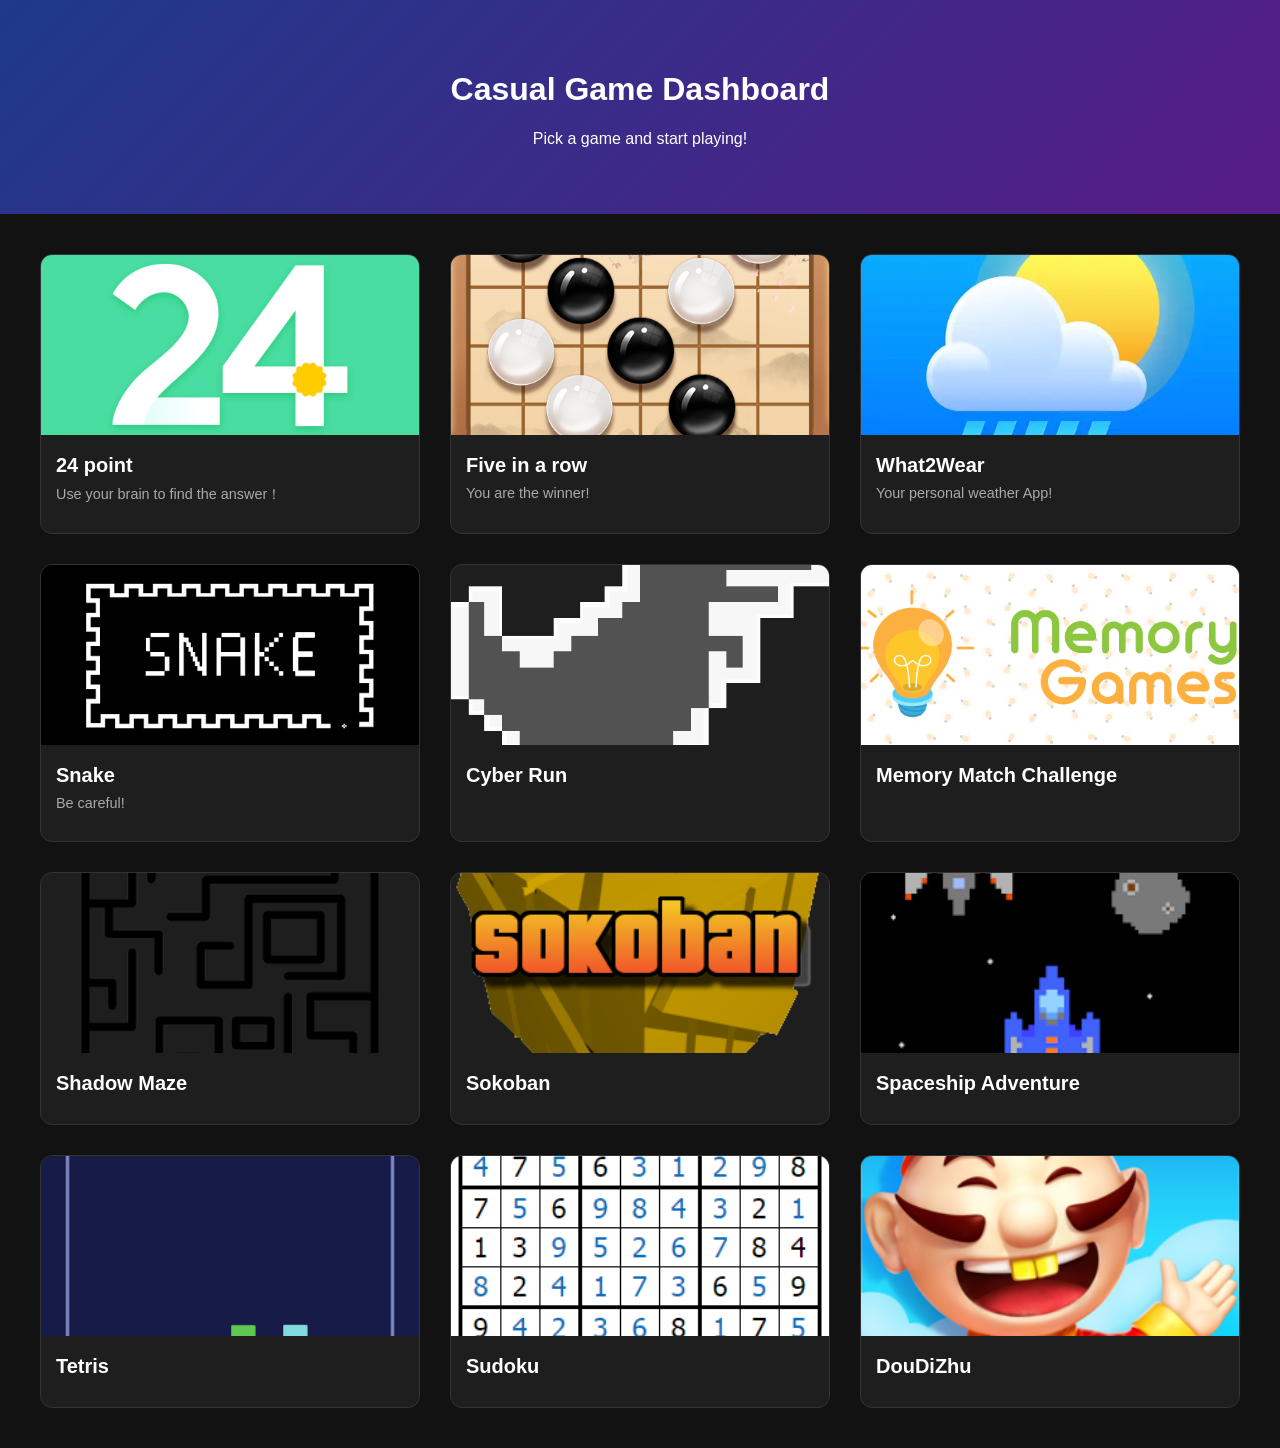
<file: index.html>
<!DOCTYPE html>
<html lang="en">
<head>
    <meta charset="UTF-8">
    <meta name="viewport" content="width=device-width, initial-scale=1.0">
    <title>My Game Hub</title>
    <link rel="stylesheet" href="style.css">
</head>
<body>

    <header>
        <h1>Casual Game Dashboard</h1>
        <p>Pick a game and start playing!</p>
    </header>

    <main class="game-grid" id="game-container"></main>

    <div id="game-overlay">
        <div class="overlay-bar">
            <span id="game-title-display">Loading...</span>
            <button class="exit-button" onclick="closeGame()">Go back to menu (Esc)</button>
        </div>
        <iframe id="game-iframe" src=""></iframe>
    </div>

    <script>
        const games = [
            { 
                title: "24 point", 
                path: "24-point-game/index.html", 
                img: "images/24pint.jpg", 
                desc: "Use your brain to find the answer！" 
            },
            { 
                title: "Five in a row", 
                path: "Five-in-a-Row/index.html", 
                img: "images/five.jpg", 
                desc: "You are the winner!" 
            },
            { 
                title: "What2Wear", 
                path: "What2Wear/index.html", 
                img: "images/What2Wear.jpg", 
                desc: "Your personal weather App!" 
            },
            { 
                title: "Snake", 
                path: "snake/index.html", 
                img: "images/snake.jpg", 
                desc: "Be careful!" 
            },
            { 
                title: "Cyber Run", 
                path: "Cyber-Run/index.html", 
                img: "images/Cyber-Run.jpg", 
                desc: " " 
            },
            { 
                title: "Memory Match Challenge", 
                path: "Memory-Match-Challenge/index.html", 
                img: "images/Memory-Match-Challenge.jpg", 
                desc: " " 
            },
            { 
                title: "Shadow Maze", 
                path: "Shadow-Maze/index.html", 
                img: "images/Shadow-Maze.jpg", 
                desc: " " 
            },
            { 
                title: "Sokoban", 
                path: "Sokoban/index.html", 
                img: "images/Sokoban.jpg", 
                desc: " " 
            },
            { 
                title: "Spaceship Adventure", 
                path: "Spaceship-adventure/index.html", 
                img: "images/Spaceship-adventure.jpg", 
                desc: " " 
            },
            { 
                title: "Tetris", 
                path: "Tetris/index.html", 
                img: "images/Tetris.jpg", 
                desc: " " 
            },
            { 
                title: "Sudoku", 
                path: "Sudoku-game/index.html", 
                img: "images/Sudoku-game.jpg", 
                desc: " " 
            },
            { 
                title: "DouDiZhu", 
                path: "DouDiZhu/index.html", 
                img: "images/DouDiZhu.jpg", 
                desc: " " 
            },
            
        ];

        /* ---------------------------------------------------------
           2. 自动生成卡片的逻辑 (THE LOGIC)
           --------------------------------------------------------- */
        const container = document.getElementById('game-container');

        // 遍历数组，为每个游戏生成 HTML
        games.forEach(game => {
            const card = document.createElement('div');
            card.className = 'game-card';
            
            // 点击卡片调用 openGame 函数
            card.onclick = () => openGame(game.path, game.title);

            card.innerHTML = `
                <img src="${game.img}" alt="${game.title}">
                <div class="game-info">
                    <h3>${game.title}</h3>
                    <p>${game.desc}</p>
                </div>
            `;
            container.appendChild(card);
        });

        /* ---------------------------------------------------------
           3. 游戏运行控制 (THE CONTROLS)
           --------------------------------------------------------- */
        const overlay = document.getElementById('game-overlay');
        const iframe = document.getElementById('game-iframe');
        const titleDisplay = document.getElementById('game-title-display');

        function openGame(url, title) {
            titleDisplay.innerText = title;
            iframe.src = url;
            overlay.style.display = 'flex';
            document.body.style.overflow = 'hidden';
        }

        function closeGame() {
            overlay.style.display = 'none';
            iframe.src = '';
            document.body.style.overflow = 'auto';
        }

        document.addEventListener('keydown', (e) => {
            if (e.key === 'Escape') closeGame();
        });
    </script>
</body>
</html>
</file>
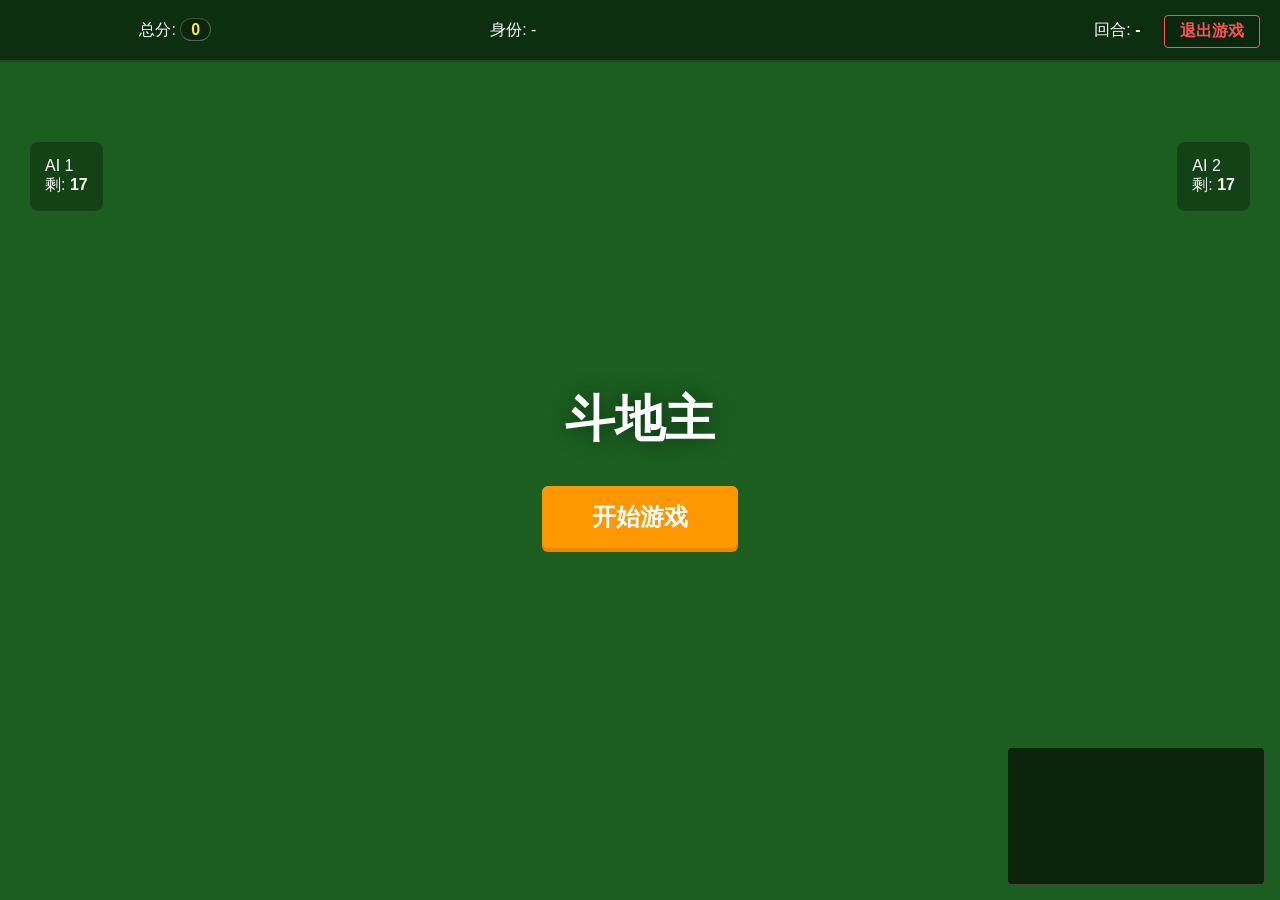
<file: DouDiZhu/index.html>
<!DOCTYPE html>
<html lang="zh-CN">
<head>
    <meta charset="UTF-8">
    <title>单机斗地主 - 随机分牌版</title>
    <style>
        :root { --card-bg: #fff; --card-selected: #e0f7fa; --table-color: #1b5e20; }
        body { background: #222; font-family: "Microsoft YaHei", sans-serif; margin: 0; overflow: hidden; color: white; }
        #game-table { width: 100vw; height: 100vh; background: var(--table-color); position: relative; display: flex; flex-direction: column; }
        
        .info-bar { height: 60px; background: rgba(0,0,0,0.5); display: flex; justify-content: space-around; align-items: center; border-bottom: 2px solid rgba(255,255,255,0.1); z-index: 10; }
        .dipai { display: flex; gap: 8px; }
        .mini-card { width: 35px; height: 50px; background: white; color: black; border-radius: 4px; text-align: center; line-height: 50px; font-weight: bold; font-size: 14px; }
        .exit-link { position: absolute; top: 15px; right: 20px; color: #ff5252; text-decoration: none; font-weight: bold; cursor: pointer; z-index: 1000; font-size: 16px; border: 1px solid #ff5252; padding: 5px 15px; border-radius: 4px; background: rgba(0,0,0,0.2); }
        .exit-link:hover { background: #ff5252; color: white; }
        
        .play-area { flex: 1; position: relative; }
        .player-hand { position: absolute; bottom: 30px; left: 50%; transform: translateX(-50%); display: flex; height: 120px; align-items: flex-end; z-index: 50; }
        
        .ai-side { position: absolute; top: 80px; padding: 15px; background: rgba(0,0,0,0.3); border-radius: 8px; z-index: 5; }
        #ai1 { left: 30px; } #ai2 { right: 30px; }
        .role-tag { font-size: 12px; padding: 2px 6px; border-radius: 3px; margin-left: 5px; font-weight: bold; }
        .tag-dizhu { background: #f44336; color: #fff; }
        .tag-nongmin { background: #2196f3; color: #fff; }
        
        .timer-container { position: absolute; bottom: 160px; left: 50%; transform: translateX(-50%); width: 200px; text-align: center; display: none; }
        #timer-text { font-size: 22px; font-weight: bold; color: #ffeb3b; text-shadow: 1px 1px 2px #000; }
        .timer-progress { width: 100%; height: 6px; background: #444; border-radius: 3px; overflow: hidden; margin-top: 5px; }
        #timer-bar { height: 100%; width: 100%; background: #ffeb3b; transition: width 1s linear; }
        
        .card { 
            width: 80px; height: 120px; background: var(--card-bg); border: 1px solid #666; 
            border-radius: 8px; color: black; display: flex; flex-direction: column; 
            justify-content: space-between; padding: 8px; cursor: pointer; user-select: none; 
            transition: transform 0.2s cubic-bezier(0.18, 0.89, 0.32, 1.28), box-shadow 0.2s; 
            box-shadow: 2px 2px 8px rgba(0,0,0,0.4); margin-left: -48px; 
            position: relative;
        }
        .card:first-child { margin-left: 0; }
        .card.selected { transform: translateY(-30px); background: var(--card-selected); z-index: 100; box-shadow: 0 10px 20px rgba(0,0,0,0.6); }
        .card.red { color: #d32f2f; }
        
        @keyframes playCardAnim {
            0% { transform: scale(1.2) translateY(50px); opacity: 0; }
            100% { transform: scale(1) translateY(0); opacity: 1; }
        }
        .desk { position: absolute; top: 45%; left: 50%; transform: translate(-50%, -50%); display: flex; gap: 5px; min-height: 120px; }
        .desk .card { margin-left: 0; animation: playCardAnim 0.3s ease-out forwards; pointer-events: none; }

        .controls { position: absolute; bottom: 210px; left: 50%; transform: translateX(-50%); display: flex; gap: 15px; z-index: 60; }
        button { padding: 12px 35px; font-size: 18px; cursor: pointer; border: none; border-radius: 6px; background: #ff9800; color: white; font-weight: bold; box-shadow: 0 4px 0 #e68a00; }
        button:active { transform: translateY(2px); box-shadow: 0 2px 0 #e68a00; }
        button:disabled { background: #9e9e9e; box-shadow: 0 4px 0 #757575; cursor: not-allowed; }

        #log { 
            position: absolute; bottom: 15px; right: 15px; width: 240px; height: 120px; 
            background: rgba(0,0,0,0.6); font-size: 12px; overflow-y: auto; padding: 8px; 
            border-radius: 5px; border: 1px solid #444; 
            pointer-events: none; 
            z-index: 20; 
        }
        #log div { pointer-events: auto; }

        .score-box { color: #ffeb3b; font-weight: bold; border: 1px inset rgba(255,255,255,0.3); padding: 2px 10px; border-radius: 15px; background: rgba(0,0,0,0.2); }
    </style>
</head>
<body>
<div id="game-table">
    <div class="exit-link" onclick="game.exitGame()">退出游戏</div>
    <div class="info-bar">
        <div>总分: <span id="total-score" class="score-box">0</span></div>
        <div>身份: <span id="my-role">-</span></div>
        <div class="dipai" id="dipai-area"></div>
        <div>回合: <b id="current-turn">-</b></div>
    </div>
    <div class="play-area">
        <div id="ai1" class="ai-side">AI 1 <span id="tag1"></span><br>剩: <b id="count1">17</b></div>
        <div id="ai2" class="ai-side">AI 2 <span id="tag2"></span><br>剩: <b id="count2">17</b></div>
        <div class="desk" id="desk-cards"></div>
        <div class="timer-container" id="timer-ui">
            <div id="timer-text">15s</div>
            <div class="timer-progress"><div id="timer-bar"></div></div>
        </div>
        <div class="controls" id="btn-group" style="display:none">
            <button onclick="game.playCards()">出牌</button>
            <button id="pass-btn" onclick="game.passTurn()">不出</button>
        </div>
        <div class="player-hand" id="player-cards"></div>
    </div>
    <div id="log"></div>
    <div style="position:absolute; top:50%; left:50%; transform:translate(-50%,-50%); text-align:center" id="start-screen">
        <h1 style="font-size:50px; text-shadow:0 0 20px rgba(0,0,0,0.5)">斗地主</h1>
        <button onclick="game.init()" style="font-size:24px; padding:15px 50px">开始游戏</button>
    </div>
</div>

<script>
const VALUES={'3':3,'4':4,'5':5,'6':6,'7':7,'8':8,'9':9,'10':10,'J':11,'Q':12,'K':13,'A':14,'2':15,'小王':16,'大王':17};

const sound = {
    ctx: new (window.AudioContext || window.webkitAudioContext)(),
    play(freq, type, duration) {
        const osc = this.ctx.createOscillator();
        const gain = this.ctx.createGain();
        osc.type = type;
        osc.frequency.setValueAtTime(freq, this.ctx.currentTime);
        gain.gain.setValueAtTime(0.1, this.ctx.currentTime);
        gain.gain.exponentialRampToValueAtTime(0.01, this.ctx.currentTime + duration);
        osc.connect(gain);
        gain.connect(this.ctx.destination);
        osc.start();
        osc.stop(this.ctx.currentTime + duration);
    },
    click() { this.play(600, 'sine', 0.1); },
    playCard() { this.play(400, 'square', 0.15); },
    newTurn() { this.play(800, 'sine', 0.2); }
};

class Game{
    constructor(){
        this.score = parseInt(localStorage.getItem('ddz_score')) || 0;
        this.resetState();
        document.getElementById('total-score').innerText = this.score;
    }
    resetState(){
        this.players=[[],[],[]]; this.landlordIdx=-1; this.turn=0; this.lastMove={playerIdx:-1,cards:[],analysis:null};
        this.selectedIndices=new Set(); this.timer=null; this.timeLeft=15;
    }
    log(msg){const l=document.getElementById('log'); l.innerHTML+=`<div>${msg}</div>`; l.scrollTop=l.scrollHeight;}
    exitGame(){if(confirm("确定要退出吗？")) location.reload();}
    
    init(){
        this.resetState();
        document.getElementById('start-screen').style.display='none';
        document.getElementById('log').innerHTML='';
        let deck=[];
        for(let n in VALUES){if(n.includes('王')) deck.push({name:n,val:VALUES[n],red:n==='大王'});
        else ['♠','♥','♣','♦'].forEach(s=>deck.push({name:n,val:VALUES[n],suit:s,red:(s==='♥'||s==='♦')}));}
        
        // 洗牌：Fisher-Yates 算法变体
        deck.sort(()=>Math.random()-0.5);
        
        // 核心修改：分牌逻辑随机化（轮流抓牌模式）
        const handCards = deck.slice(0, 51);
        handCards.forEach((card, i) => {
            this.players[i % 3].push(card);
        });
        this.dipai = deck.slice(51); // 最后3张做底牌

        this.landlordIdx=Math.floor(Math.random()*3);
        this.players[this.landlordIdx].push(...this.dipai);
        this.turn=this.landlordIdx;
        this.players.forEach((_,i)=>this.sortHand(i));
        this.updateUI();
        this.log(`游戏开始！地主是：${this.landlordIdx===0?'你':'AI '+this.landlordIdx}`);
        this.startTurn();
    }
    updateUI(){
        document.getElementById('my-role').innerHTML=this.landlordIdx===0?'<span class="role-tag tag-dizhu">地主</span>':'<span class="role-tag tag-nongmin">农民</span>';
        document.getElementById('tag1').className='role-tag '+(this.landlordIdx===1?'tag-dizhu':'tag-nongmin');
        document.getElementById('tag1').innerText=this.landlordIdx===1?'地主':'农民';
        document.getElementById('tag2').className='role-tag '+(this.landlordIdx===2?'tag-dizhu':'tag-nongmin');
        document.getElementById('tag2').innerText=this.landlordIdx===2?'地主':'农民';
        const area=document.getElementById('dipai-area'); area.innerHTML='';
        this.dipai.forEach(c=>area.innerHTML+=`<div class="mini-card ${c.red?'red':''}">${c.name}</div>`);
        this.renderPlayerCards();
        document.getElementById('total-score').innerText = this.score;
    }
    sortHand(idx){this.players[idx].sort((a,b)=>b.val-a.val);}
    renderPlayerCards(){
        const container=document.getElementById('player-cards'); container.innerHTML='';
        this.players[0].forEach((card,index)=>{
            const div=document.createElement('div');
            div.className=`card ${card.red?'red':''} ${this.selectedIndices.has(index)?'selected':''}`;
            div.innerHTML=`<div>${card.name}</div><div style="font-size:24px">${card.suit||''}</div>`;
            div.onclick=()=>{
                sound.click();
                if(this.selectedIndices.has(index)) this.selectedIndices.delete(index); 
                else this.selectedIndices.add(index); 
                this.renderPlayerCards();
            };
            container.appendChild(div);
        });
        document.getElementById('count1').innerText=this.players[1].length;
        document.getElementById('count2').innerText=this.players[2].length;
    }
    startTurn(){
        clearInterval(this.timer);
        const isMyTurn=this.turn===0;
        document.getElementById('current-turn').innerText=isMyTurn?"玩家(你)":`AI ${this.turn}`;
        if(isMyTurn){
            document.getElementById('btn-group').style.display='flex';
            document.getElementById('pass-btn').disabled=(this.lastMove.playerIdx===-1||this.lastMove.playerIdx===0);
            this.startTimer();
        } else{
            document.getElementById('btn-group').style.display='none';
            document.getElementById('timer-ui').style.display='none';
            setTimeout(()=>this.aiPlay(), 1200);
        }
    }
    startTimer(){
        this.timeLeft=15; const ui=document.getElementById('timer-ui'); ui.style.display='block'; this.updateTimerUI();
        this.timer=setInterval(()=>{
            this.timeLeft--; this.updateTimerUI();
            if(this.timeLeft<=0){clearInterval(this.timer); this.autoHandleTimeout();}
        },1000);
    }
    updateTimerUI(){document.getElementById('timer-text').innerText=this.timeLeft+'s'; document.getElementById('timer-bar').style.width=(this.timeLeft/15*100)+'%';}
    autoHandleTimeout(){if(this.lastMove.playerIdx===-1||this.lastMove.playerIdx===0){this.selectedIndices.clear(); this.selectedIndices.add(this.players[0].length-1); this.playCards();}
    else this.passTurn();}
    
    analyze(cards){
        if(!cards||cards.length===0) return null;
        const v=cards.map(c=>c.val).sort((a,b)=>a-b), len=v.length, counts={};
        v.forEach(x=>counts[x]=(counts[x]||0)+1);
        const freq=Object.entries(counts).map(([val,count])=>({val:parseInt(val),count})).sort((a,b)=>b.count-a.count||b.val-a.val);
        const uniqueValues=freq.map(f=>f.val).sort((a,b)=>a-b);

        if(len===2&&v[0]===16&&v[1]===17) return {type:'rocket',power:999};
        if(len===4&&freq[0].count===4) return {type:'bomb',power:freq[0].val};
        if(len===1) return {type:'single',power:v[0]};
        if(len===2&&v[0]===v[1]) return {type:'pair',power:v[0]};
        if(len===3&&freq[0].count===3) return {type:'three',power:freq[0].val};
        if(len===4&&freq[0].count===3) return {type:'three_one',power:freq[0].val};
        if(len===5&&freq[0].count===3&&freq[1].count===2) return {type:'three_two',power:freq[0].val};
        if(len>=5&&v[len-1]<15&&new Set(v).size===len&&(v[len-1]-v[0]===len-1)) return {type:'straight',power:v[0],len};
        if(len>=6&&len%2===0&&freq.every(f=>f.count===2)&&uniqueValues[uniqueValues.length-1]<15&&(uniqueValues[uniqueValues.length-1]-uniqueValues[0]===uniqueValues.length-1)) return {type:'double_straight',power:uniqueValues[0],len:len/2};
        
        const threes=freq.filter(f=>f.count>=3).map(f=>f.val).sort((a,b)=>a-b);
        if(threes.length>=2){
            for(let i=0;i<=threes.length-2;i++){
                let sequence=[threes[i]];
                for(let j=i+1;j<threes.length;j++){if(threes[j]===threes[j-1]+1&&threes[j]<15) sequence.push(threes[j]); else break;}
                if(sequence.length>=2){
                    const sLen=sequence.length;
                    if(len===sLen*3) return {type:'plane_pure',power:sequence[0],len:sLen};
                    if(len===sLen*4) return {type:'plane_with_single',power:sequence[0],len:sLen};
                    if(len===sLen*5&&freq.filter(f=>f.count===2).length>=sLen) return {type:'plane_with_pair',power:sequence[0],len:sLen};
                }
            }
        }
        if(len===6&&freq[0].count===4) return {type:'four_two',power:freq[0].val};
        if(len===8&&freq[0].count===4&&freq[1].count===2&&freq[2].count===2) return {type:'four_two_pairs',power:freq[0].val};
        return null;
    }

    playCards(){
        const selected=Array.from(this.selectedIndices).map(i=>this.players[0][i]);
        const move=this.analyze(selected);
        if(!move) return alert("不符合任何合法牌型！");
        if(this.lastMove.playerIdx!==-1&&this.lastMove.playerIdx!==0){
            const last=this.lastMove.analysis;
            let canPlay=false;
            if(move.type==='rocket') canPlay=true;
            else if(move.type==='bomb'&&(last.type!=='bomb'&&last.type!=='rocket')) canPlay=true;
            else if(move.type===last.type&&(move.len||0)===(last.len||0)&&move.power>last.power) canPlay=true;
            if(!canPlay) return alert("牌型不符或点数不够大！");
        }
        this.executeMove(0,selected,move);
        this.selectedIndices.clear();
        this.renderPlayerCards();
    }
    passTurn(){this.log("玩家: 不出"); this.nextTurn();}

    executeMove(playerIdx,cards,analysis){
        sound.playCard();
        this.lastMove={playerIdx,cards,analysis};
        cards.forEach(c=>{const i=this.players[playerIdx].findIndex(p=>p.val===c.val&&(p.suit===c.suit||!c.suit)); this.players[playerIdx].splice(i,1);});
        
        const desk=document.getElementById('desk-cards'); 
        desk.innerHTML='';
        cards.sort((a,b)=>b.val-a.val).forEach((c, idx)=>{
            const cardDiv = document.createElement('div');
            cardDiv.className = `card ${c.red?'red':''}`;
            cardDiv.style.animationDelay = (idx * 0.05) + 's';
            cardDiv.innerHTML = `<div>${c.name}</div><div style="font-size:24px">${c.suit||''}</div>`;
            desk.appendChild(cardDiv);
        });

        this.log(`P${playerIdx||'你'}: ${cards.map(c=>c.name).join('')}`);
        
        if(this.players[playerIdx].length===0){
            let scoreChange = 0;
            const isLandlordWin = (playerIdx === this.landlordIdx);
            if(this.landlordIdx === 0) scoreChange = isLandlordWin ? 20 : -20;
            else scoreChange = isLandlordWin ? -10 : 10;
            
            this.score += scoreChange;
            localStorage.setItem('ddz_score', this.score);
            
            setTimeout(()=>{
                alert(`${isLandlordWin?"地主":"农民"}获胜！\n积分变动: ${scoreChange > 0 ? '+' : ''}${scoreChange}\n总分: ${this.score}`);
                location.reload();
            }, 500); 
            return;
        }
        this.nextTurn();
    }

    nextTurn(){
        this.turn=(this.turn+1)%3;
        if(this.lastMove.playerIdx===this.turn){
            this.lastMove={playerIdx:-1,cards:[],analysis:null};
            setTimeout(()=>{
                sound.newTurn();
                document.getElementById('desk-cards').innerHTML='<span style="color:#ffd54f">新回合开始</span>';
            },500);
        }
        this.startTurn();
    }

    aiPlay(){
        const hand=[...this.players[this.turn]].sort((a,b)=>a.val-b.val);
        let toPlay=null;
        const allMoves=this.generateAllMoves(hand);

        if(this.lastMove.playerIdx===-1||this.lastMove.playerIdx===this.turn){
            toPlay = allMoves.sort((a,b) => a.weight - b.weight)[0].cards;
        } else{
            const last=this.lastMove.analysis;
            const better=allMoves.filter(m=>{
                if(last.type==='rocket') return false;
                if(m.type==='rocket') return true;
                if(m.type==='bomb'&&last.type!=='bomb'&&last.type!=='rocket') return true;
                return m.type===last.type&&(m.len||0)===(last.len||0)&&m.power>last.power;
            }).sort((a,b)=>a.weight - b.weight || a.power - b.power);
            if(better.length>0) toPlay=better[0].cards;
        }
        if(toPlay){const analysis=this.analyze(toPlay); this.executeMove(this.turn,toPlay,analysis);}
        else{this.log(`AI ${this.turn}: 不出`); this.nextTurn();}
        this.renderPlayerCards();
    }

    generateAllMoves(hand){
        const moves=[];
        const freq={}; hand.forEach(c=>freq[c.val]=(freq[c.val]||0)+1);
        const bombs = Object.keys(freq).filter(v => freq[v] === 4);
        const hasRocket = hand.find(c=>c.val===16) && hand.find(c=>c.val===17);

        hand.forEach(c => {
            let weight = c.val;
            if(bombs.includes(c.val.toString())) weight += 100;
            if((c.val === 16 || c.val === 17) && hasRocket) weight += 200;
            moves.push({cards:[c], type:'single', power:c.val, weight: weight});
        });

        for(let i=0;i<hand.length-1;i++){
            if(hand[i].val===hand[i+1].val) {
                let weight = hand[i].val;
                if(bombs.includes(hand[i].val.toString())) weight += 100;
                moves.push({cards:[hand[i],hand[i+1]], type:'pair', power:hand[i].val, weight: weight});
            }
        }
        for(let i=0;i<hand.length-2;i++){
            if(hand[i].val===hand[i+1].val && hand[i].val===hand[i+2].val) {
                moves.push({cards:[hand[i],hand[i+1],hand[i+2]], type:'three', power:hand[i].val, weight: hand[i].val});
            }
        }
        bombs.forEach(v => {
            const cards = hand.filter(h => h.val == v);
            moves.push({cards, type:'bomb', power:parseInt(v), weight: 50 + parseInt(v)});
        });
        if(hasRocket) moves.push({cards: hand.filter(c=>c.val>=16), type:'rocket', power:999, weight: 300});
        return moves;
    }
}

const game=new Game();
</script>
</body>
</html>
</file>
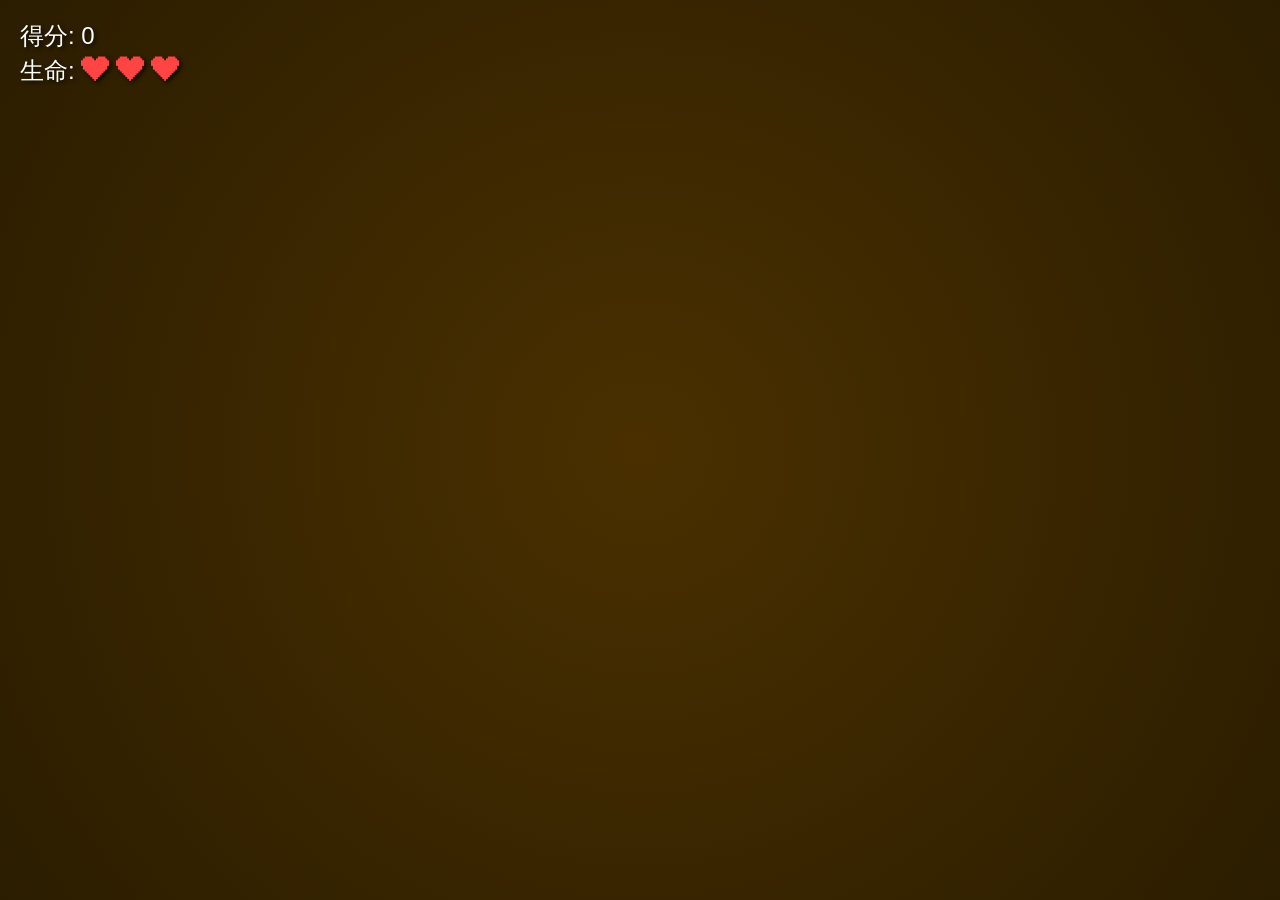
<file: FruitNinja/index.html>
<!DOCTYPE html>
<html lang="zh-CN">
<head>
    <meta charset="UTF-8">
    <meta name="viewport" content="width=device-width, initial-scale=1.0, maximum-scale=1.0, user-scalable=no">
    <title>水果忍者 - 舒适慢速版</title>
    <style>
        body {
            margin: 0; padding: 0; overflow: hidden;
            background: #222; font-family: 'Microsoft YaHei', Arial, sans-serif;
            touch-action: none; user-select: none;
        }
        #gameCanvas { display: block; background: radial-gradient(circle, #4a3000 0%, #2b1d00 100%); }
        #ui {
            position: absolute; top: 20px; left: 20px; color: #fff;
            font-size: 24px; pointer-events: none; text-shadow: 2px 2px 4px rgba(0,0,0,0.8);
        }
        .heart { color: #ff4444; font-size: 30px; letter-spacing: 5px; }
        #gameOver {
            position: absolute; top: 50%; left: 50%; transform: translate(-50%, -50%);
            background: rgba(0, 0, 0, 0.9); padding: 40px; border-radius: 20px;
            border: 2px solid #666; color: white; text-align: center; display: none; min-width: 280px;
        }
        #finalScore { font-size: 60px; color: #ffeb3b; margin: 15px 0; font-weight: bold; }
        button {
            padding: 15px 40px; font-size: 22px; background: #44aa44;
            color: white; border: none; cursor: pointer; border-radius: 50px;
            box-shadow: 0 4px 0 #2d702d;
        }
        button:active { transform: translateY(2px); box-shadow: 0 2px 0 #2d702d; }
    </style>
</head>
<body>

    <div id="ui">
        <div>得分: <span id="score">0</span></div>
        <div id="livesContainer">生命: <span class="heart">❤❤❤</span></div>
    </div>
    
    <div id="gameOver">
        <h2 id="overStatus">游戏结束</h2>
        <p>最终得分</p>
        <div id="finalScore">0</div>
        <button onclick="resetGame()">再来一局</button>
    </div>

    <canvas id="gameCanvas"></canvas>

<script>
    const canvas = document.getElementById('gameCanvas');
    const ctx = canvas.getContext('2d');
    const scoreEl = document.getElementById('score');
    const livesEl = document.querySelector('.heart');
    const gameOverEl = document.getElementById('gameOver');
    const finalScoreEl = document.getElementById('finalScore');
    const overStatusEl = document.getElementById('overStatus');

    let width, height, score, lives, gameActive;
    let fruits = [];
    let particles = [];
    let blade = [];
    let lastSpawnTime = 0;

    // --- 难度平衡参数 (慢速版) ---
    const CONFIG = {
        gravity: 0.12,          // 降低重力 (原 0.18)
        spawnInterval: 1600,    // 增加间隔 (原 1100)
        fruitColors: ['#ff4444', '#ffeb3b', '#4caf50', '#ff9800', '#9c27b0'],
        bombColor: '#111'
    };

    function init() {
        resize();
        resetGame();
        animate();
    }

    function resize() {
        width = canvas.width = window.innerWidth;
        height = canvas.height = window.innerHeight;
    }

    function resetGame() {
        score = 0;
        lives = 3;
        updateUI();
        fruits = [];
        particles = [];
        blade = [];
        gameActive = true;
        gameOverEl.style.display = 'none';
        lastSpawnTime = performance.now();
    }

    function updateUI() {
        scoreEl.innerText = score;
        livesEl.innerText = "❤".repeat(Math.max(0, lives));
    }

    class GameObject {
        constructor(isBomb = false) {
            this.isBomb = isBomb;
            this.radius = isBomb ? 25 : 35 + Math.random() * 10;
            this.x = Math.random() * (width - 100) + 50;
            this.y = height + this.radius;
            
            // 调整水平速度
            this.vx = (this.x < width/2 ? 0.8 : -0.8) * (Math.random() * 2 + 0.5);
            // 调整垂直向上喷射的速度 (慢速版)
            this.vy = -(Math.sqrt(height) * (0.45 + Math.random() * 0.25)); 
            
            this.color = isBomb ? CONFIG.bombColor : CONFIG.fruitColors[Math.floor(Math.random() * CONFIG.fruitColors.length)];
            this.isSliced = false;
        }

        update() {
            this.vy += CONFIG.gravity;
            this.x += this.vx;
            this.y += this.vy;
        }

        draw() {
            ctx.save();
            ctx.beginPath();
            ctx.arc(this.x, this.y, this.radius, 0, Math.PI * 2);
            ctx.fillStyle = this.color;
            ctx.shadowBlur = 15;
            ctx.shadowColor = 'rgba(0,0,0,0.3)';
            ctx.fill();
            
            if (this.isBomb) {
                // 绘制炸弹火花感
                ctx.strokeStyle = "#ff4444";
                ctx.lineWidth = 2;
                ctx.stroke();
                ctx.fillStyle = "white";
                ctx.fillRect(this.x - 2, this.y - this.radius - 4, 4, 6);
            }
            ctx.closePath();
            ctx.restore();
        }
    }

    class Particle {
        constructor(x, y, color) {
            this.x = x; this.y = y; this.color = color;
            this.vx = (Math.random() - 0.5) * 8;
            this.vy = (Math.random() - 0.5) * 8;
            this.life = 1.0;
        }
        update() {
            this.x += this.vx; this.y += this.vy;
            this.life -= 0.03;
        }
        draw() {
            ctx.globalAlpha = this.life;
            ctx.fillStyle = this.color;
            ctx.fillRect(this.x, this.y, 4, 4);
            ctx.globalAlpha = 1;
        }
    }

    function checkCollision() {
        if (blade.length < 2) return;
        const p1 = blade[blade.length - 2];
        const p2 = blade[blade.length - 1];

        for (let i = fruits.length - 1; i >= 0; i--) {
            const f = fruits[i];
            if (f.isSliced) continue;

            const dx = p2.x - p1.x;
            const dy = p2.y - p1.y;
            const l2 = dx * dx + dy * dy;
            if (l2 === 0) continue;
            let t = ((f.x - p1.x) * dx + (f.y - p1.y) * dy) / l2;
            t = Math.max(0, Math.min(1, t));
            const dist = Math.hypot(f.x - (p1.x + t * dx), f.y - (p1.y + t * dy));

            // 碰撞判定半径（慢速版更宽松一点）
            if (dist < f.radius * 0.9) {
                if (f.isBomb) {
                    overStatusEl.innerText = "哎呀！切到炸弹了";
                    endGame();
                } else {
                    f.isSliced = true;
                    score += 10;
                    updateUI();
                    for(let j=0; j<10; j++) particles.push(new Particle(f.x, f.y, f.color));
                    fruits.splice(i, 1);
                }
            }
        }
    }

    function endGame() {
        gameActive = false;
        finalScoreEl.innerText = score;
        gameOverEl.style.display = 'block';
    }

    function animate(time) {
        ctx.clearRect(0, 0, width, height);

        if (gameActive) {
            if (time - lastSpawnTime > CONFIG.spawnInterval) {
                fruits.push(new GameObject(Math.random() < 0.15));
                lastSpawnTime = time;
            }
        }

        for (let i = fruits.length - 1; i >= 0; i--) {
            fruits[i].update();
            fruits[i].draw();

            if (fruits[i].y > height + 50) {
                if (!fruits[i].isBomb && !fruits[i].isSliced) {
                    lives--;
                    updateUI();
                    if (lives <= 0) {
                        overStatusEl.innerText = "漏掉太多水果啦！";
                        endGame();
                    }
                }
                fruits.splice(i, 1);
            }
        }

        for (let i = particles.length - 1; i >= 0; i--) {
            particles[i].update();
            particles[i].draw();
            if (particles[i].life <= 0) particles.splice(i, 1);
        }

        if (blade.length > 1) {
            ctx.beginPath();
            ctx.strokeStyle = '#fff';
            ctx.lineWidth = 5;
            ctx.lineCap = 'round';
            ctx.moveTo(blade[0].x, blade[0].y);
            for (let i = 1; i < blade.length; i++) ctx.lineTo(blade[i].x, blade[i].y);
            ctx.stroke();
            checkCollision();
            blade.shift(); 
        }

        requestAnimationFrame(animate);
    }

    window.addEventListener('resize', resize);
    const handleInput = (e) => {
        if (!gameActive) return;
        const x = e.touches ? e.touches[0].clientX : e.clientX;
        const y = e.touches ? e.touches[0].clientY : e.clientY;
        blade.push({ x, y });
        if (blade.length > 8) blade.shift();
    };

    canvas.addEventListener('mousemove', handleInput);
    canvas.addEventListener('touchmove', (e) => { e.preventDefault(); handleInput(e); }, { passive: false });
    canvas.addEventListener('mousedown', () => blade = []);
    canvas.addEventListener('touchstart', () => blade = []);

    init();
</script>
</body>
</html>
</file>
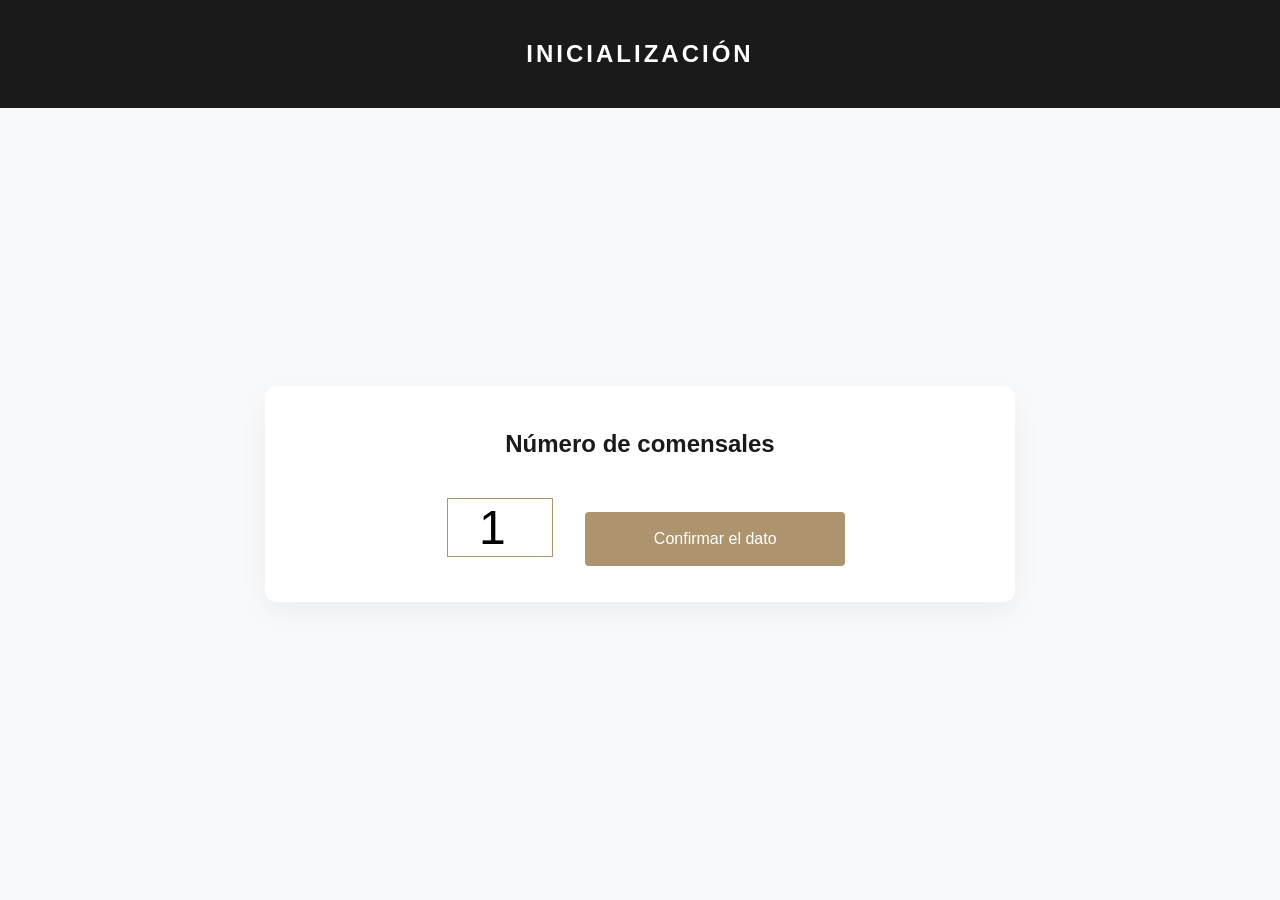
<file: rest/index.html>
<!DOCTYPE html>
<html lang="es">
<head>
    <meta charset="UTF-8">
    <meta name="viewport" content="width=device-width, initial-scale=1.0, maximum-scale=1.0, user-scalable=no">
    <title>Gourmet iPad Ordering System</title>
    <style>
        :root { --gold: #ae946d; --dark: #1a1a1a; --grey: #f8f9fa; --border: #e0e0e0; }
        body { font-family: 'Optima', sans-serif; margin: 0; background: var(--grey); color: var(--dark); overflow: hidden; }
        
        .screen { display: none; height: 100vh; flex-direction: column; }
        .screen.active { display: flex; }
        header { background: var(--dark); color: white; padding: 20px; text-align: center; letter-spacing: 3px; }
        .content { flex: 1; padding: 30px; display: flex; flex-direction: column; align-items: center; justify-content: flex-start; overflow-y: auto; }

        .card { background: white; padding: 25px; border-radius: 12px; box-shadow: 0 10px 30px rgba(0,0,0,0.05); width: 90%; max-width: 700px; text-align: center; margin-bottom: 20px; }
        .btn { padding: 18px 30px; border: none; border-radius: 4px; font-size: 1rem; cursor: pointer; transition: 0.3s; margin: 8px; min-width: 260px; }
        .btn-gold { background: var(--gold); color: white; }
        .btn-outline { background: transparent; border: 2px solid var(--gold); color: var(--gold); }

        .comensal-row { display: flex; align-items: center; justify-content: space-between; padding: 12px; border-bottom: 1px solid var(--border); width: 100%; box-sizing: border-box; }
        select { padding: 8px; border-radius: 4px; border: 1px solid var(--border); width: 55%; font-size: 0.95rem; }
        
        .item-card { border: 1px solid var(--border); border-radius: 8px; padding: 15px; margin: 10px 0; text-align: left; display: flex; justify-content: space-between; align-items: center; width: 100%; box-sizing: border-box; }
        .tag { font-size: 0.8rem; background: #eee; padding: 3px 8px; border-radius: 10px; margin-right: 5px; }
    </style>
</head>
<body>

    <section id="step-init" class="screen active">
        <header><h1>INICIALIZACIÓN</h1></header>
        <div class="content" style="justify-content: center;">
            <div class="card">
                <h2>Número de comensales</h2>
                <input type="number" id="num-guests" min="1" max="4" value="1" style="font-size: 3rem; width: 100px; text-align: center; border: 1px solid var(--gold); margin: 20px;">
                <button class="btn btn-gold" onclick="initOrder()">Confirmar el dato</button>
            </div>
        </div>
    </section>

    <section id="step-order-home" class="screen">
        <header><h1>HACER PEDIDO</h1></header>
        <div class="content" style="justify-content: center;">
            <div class="card">
                <button class="btn btn-outline" onclick="showScreen('step-view-menu')">Ver menú</button>
                <button class="btn btn-gold" onclick="startPersonalize(1)">Personalizar menú</button>
            </div>
        </div>
    </section>

    <section id="step-view-menu" class="screen">
        <header><h1>VER MENÚ</h1></header>
        <div class="content">
            <div class="card" style="text-align: left;">
                <h3>Nuestras Sugerencias:</h3>
                <p><strong>Primeros:</strong> Gazpacho Andaluz, Ensalada de Burrata.</p>
                <p><strong>Segundos:</strong> Entrecot de Buey, Salmón al Horno.</p>
                <p><strong>Terceros:</strong> Tiramisú Casero, Fruta de la Pasión.</p>
                <button class="btn btn-outline" onclick="showScreen('step-order-home')" style="width:100%">Volver</button>
            </div>
        </div>
    </section>

    <section id="step-personalize" class="screen">
        <header><h1 id="plato-title">PRIMER PLATO</h1></header>
        <div class="content">
            <div id="personalize-rows" class="card"></div>
            <button class="btn btn-gold" id="next-plato-btn" onclick="nextPlato()">Siguiente</button>
        </div>
    </section>

    <section id="step-service-menu" class="screen">
        <header><h1>GESTIÓN DEL SERVICIO</h1></header>
        <div class="content" style="justify-content: center;">
            <div class="card">
                <button class="btn btn-outline" onclick="showPlatoList()">Seguimiento del estado</button>
                <button class="btn btn-outline" onclick="alert('Solicitud enviada: El camarero se acerca para retirar los platos sucios.')">Retirar plato sucio</button>
                <hr style="margin: 20px 0;">
                <button class="btn btn-gold" onclick="showScreen('step-payment')">Solicitar la cuenta y pago</button>
            </div>
        </div>
    </section>

    <section id="step-select-specific" class="screen">
        <header><h1>SEGUIMIENTO DEL ESTADO</h1></header>
        <div class="content">
            <div id="plato-list-container" style="width: 100%; max-width: 600px;">
                </div>
            <button class="btn btn-gold" onclick="showScreen('step-service-menu')">Volver</button>
        </div>
    </section>

    <section id="step-view-status" class="screen">
        <header><h1>DETALLE DEL ESTADO</h1></header>
        <div class="content" style="justify-content: center;">
            <div class="card">
                <h2 id="display-dish-name">Nombre del plato</h2>
                <p id="display-dish-info" style="color: #666;"></p>
                <div id="display-status-label" style="font-size: 2rem; color: var(--gold); margin: 30px 0;">Preparando...</div>
                <button class="btn btn-gold" onclick="showScreen('step-select-specific')">Volver</button>
            </div>
        </div>
    </section>

    <section id="step-payment" class="screen">
        <header><h1>PAGO</h1></header>
        <div class="content" style="justify-content: center;">
            <div class="card">
                <h2>Total: <span id="final-price">0.00</span> €</h2>
                <div id="payment-options">
                    <button class="btn btn-gold" onclick="startCardPayment()">Pago con tarjeta</button>
                    <button class="btn btn-gold" onclick="alert('El camarero se acercará para el cobro en efectivo.'); finishEverything();">Pago con efectivo</button>
                </div>
                <div id="card-payment-process" style="display:none;">
                    <p>Por favor, use el datáfono...</p>
                    <button class="btn btn-gold" onclick="finishEverything()">Confirmar el pago</button>
                </div>
            </div>
        </div>
    </section>

<script>
    let guestCount = 0;
    let currentStep = 1;
    let selectedOrder = []; 

    const menuData = [
        [],
        ["Gazpacho Andaluz", "Ensalada de Burrata", "Crema de Calabacín"],
        ["Entrecot de Buey", "Salmón al Horno", "Risotto de Setas"],
        ["Tiramisú Casero", "Coulant de Chocolate", "Fruta de la Pasión"],
        ["Ninguno", "Vino Tinto Rioja", "Agua Mineral", "Café Solo", "Capuccino"]
    ];
    const platoTypeNames = ["", "PRIMERO", "SEGUNDO", "TERCERO", "BEBIDA/CAFÉ"];

    function showScreen(id) {
        document.querySelectorAll('.screen').forEach(s => s.classList.remove('active'));
        document.getElementById(id).classList.add('active');
    }

    function initOrder() {
        guestCount = document.getElementById('num-guests').value;
        if(guestCount > 4 || guestCount < 1) return alert("Máximo 4 personas");
        selectedOrder = [];
        showScreen('step-order-home');
    }

    function startPersonalize(step) {
        currentStep = step;
        document.getElementById('plato-title').innerText = platoTypeNames[step];
        const container = document.getElementById('personalize-rows');
        container.innerHTML = '';
        for(let i = 1; i <= guestCount; i++) {
            const row = document.createElement('div');
            row.className = 'comensal-row';
            row.innerHTML = `<span>Comensal ${i}</span><select id="sel-${i}">${menuData[step].map(o => `<option>${o}</option>`).join('')}</select>`;
            container.appendChild(row);
        }
        document.getElementById('next-plato-btn').innerText = (step === 4) ? "Enviar Pedido" : "Siguiente";
        showScreen('step-personalize');
    }

    function nextPlato() {
        for(let i = 1; i <= guestCount; i++) {
            const dish = document.getElementById(`sel-${i}`).value;
            if(dish !== "Ninguno") {
                selectedOrder.push({ comensal: i, type: platoTypeNames[currentStep], name: dish });
            }
        }
        if(currentStep < 4) startPersonalize(currentStep + 1);
        else {
            alert("Pedido enviado.");
            document.getElementById('final-price').innerText = (guestCount * 55).toFixed(2);
            showScreen('step-service-menu');
        }
    }

    // Solo muestra la lista para Seguimiento
    function showPlatoList() {
        const container = document.getElementById('plato-list-container');
        container.innerHTML = '';
        
        selectedOrder.forEach((item, index) => {
            const div = document.createElement('div');
            div.className = 'item-card card';
            div.innerHTML = `
                <div>
                    <span class="tag">${item.type}</span>
                    <span class="tag">Comensal ${item.comensal}</span>
                    <div style="font-weight:bold; margin-top:5px;">${item.name}</div>
                </div>
                <button class="btn-gold" style="padding:10px 20px; border-radius:4px; border:none; min-width:100px;" onclick="viewStatusDetail(${index})">
                    Ver
                </button>
            `;
            container.appendChild(div);
        });
        showScreen('step-select-specific');
    }

    function viewStatusDetail(idx) {
        const item = selectedOrder[idx];
        document.getElementById('display-dish-name').innerText = item.name;
        document.getElementById('display-dish-info').innerText = `Comensal ${item.comensal} (${item.type})`;
        // Mock logic: los primeros platos ya están servidos, el resto en cocina
        document.getElementById('display-status-label').innerText = item.type === "PRIMERO" ? "✓ Servido" : "⌛ Preparando...";
        showScreen('step-view-status');
    }

    function startCardPayment() {
        document.getElementById('payment-options').style.display = 'none';
        document.getElementById('card-payment-process').style.display = 'block';
    }

    function finishEverything() {
        alert("¡Muchas gracias por su visita!");
        location.reload(); 
    }
</script>
</body>
</html>
</file>
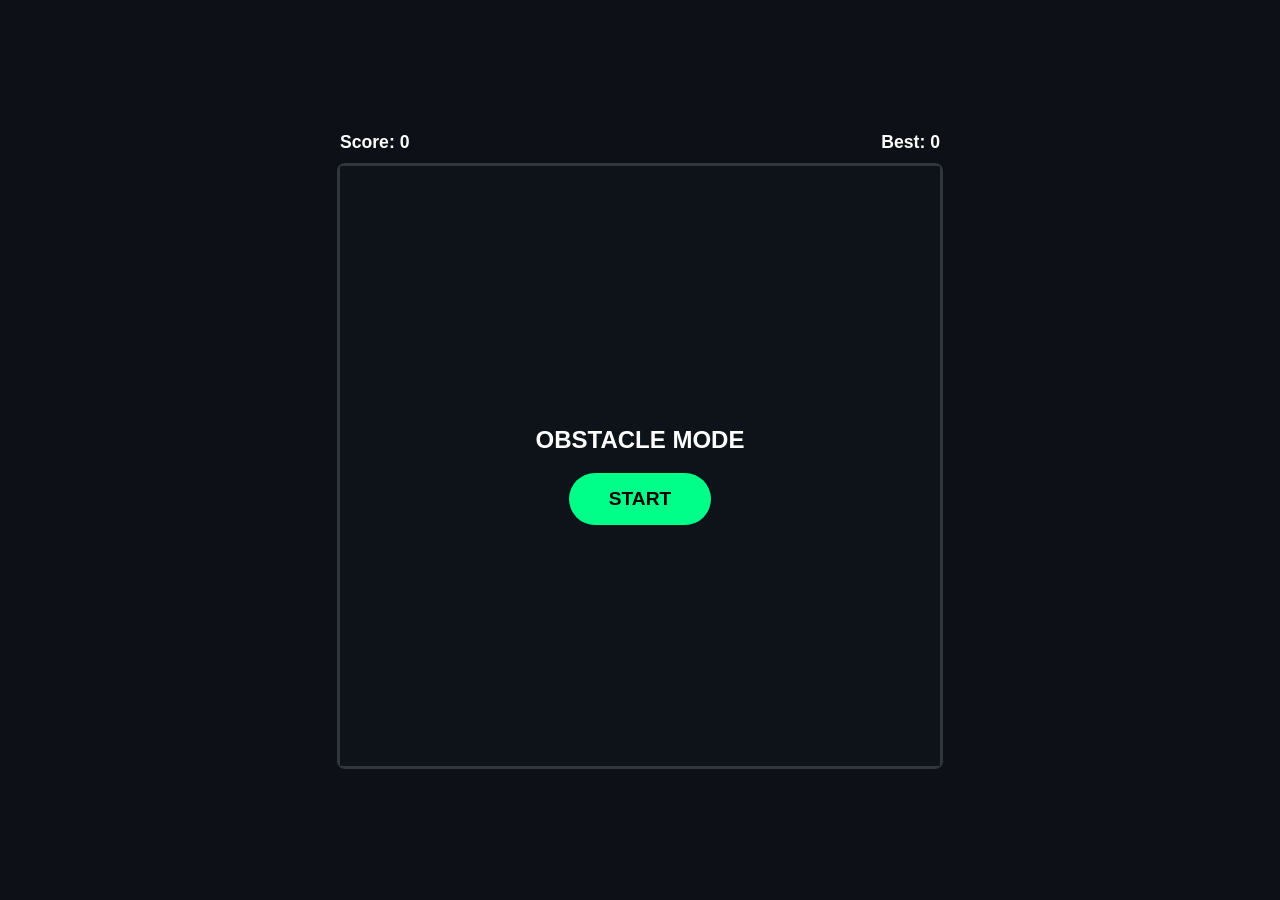
<file: snake/index.html>
<!DOCTYPE html>
<html lang="en">
<head>
    <meta charset="UTF-8">
    <meta name="viewport" content="width=device-width, initial-scale=1.0, maximum-scale=1.0, user-scalable=no">
    <title>Neon Snake - Obstacles Edition</title>
    <style>
        :root {
            --bg-color: #0d1117;
            --snake-head: #00ff88;
            --snake-body: #00bd68;
            --food-color: #ff4d4d;
            --rock-color: #808080; /* 石头颜色 */
            --text-color: #ffffff;
        }

        body {
            margin: 0;
            padding: 0;
            display: flex;
            flex-direction: column;
            align-items: center;
            justify-content: center;
            height: 100vh;
            background-color: var(--bg-color);
            font-family: 'Segoe UI', sans-serif;
            overflow: hidden;
            touch-action: none;
        }

        .stats {
            display: flex;
            justify-content: space-between;
            width: 95vw;
            max-width: 600px;
            color: var(--text-color);
            margin-bottom: 10px;
            font-size: 1.1rem;
            font-weight: bold;
        }

        #game-container {
            position: relative;
            width: 95vw;
            max-width: 600px;
            aspect-ratio: 1 / 1;
            border: 3px solid #30363d;
            border-radius: 8px;
            background: #161b22;
        }

        canvas {
            display: block;
            width: 100%;
            height: 100%;
        }

        #overlay {
            position: absolute;
            top: 0; left: 0; width: 100%; height: 100%;
            background: rgba(13, 17, 23, 0.8);
            display: flex;
            flex-direction: column;
            align-items: center;
            justify-content: center;
            color: white;
            z-index: 10;
        }

        .btn-start {
            padding: 15px 40px;
            font-size: 1.2rem;
            background: var(--snake-head);
            border: none;
            border-radius: 30px;
            cursor: pointer;
            font-weight: bold;
        }

        #controls {
            display: grid;
            grid-template-columns: repeat(3, 1fr);
            gap: 10px;
            margin-top: 20px;
        }

        .btn-dir {
            width: 60px;
            height: 60px;
            background: #21262d;
            color: var(--snake-head);
            border-radius: 50%;
            display: flex;
            align-items: center;
            justify-content: center;
            font-size: 1.2rem;
            user-select: none;
            border: 1px solid #30363d;
        }

        @media (min-width: 768px) {
            #controls { display: none; }
        }
    </style>
</head>
<body>

    <div class="stats">
        <div>Score: <span id="score">0</span></div>
        <div>Best: <span id="high-score">0</span></div>
    </div>

    <div id="game-container">
        <canvas id="snakeGame"></canvas>
        <div id="overlay">
            <h2 id="msg">OBSTACLE MODE</h2>
            <button class="btn-start" onclick="startGame()">START</button>
        </div>
    </div>

    <div id="controls">
        <div style="grid-column: 2" class="btn-dir" onpointerdown="changeDir('UP')">▲</div>
        <div style="grid-column: 1" class="btn-dir" onpointerdown="changeDir('LEFT')">◀</div>
        <div style="grid-column: 2" class="btn-dir" onpointerdown="changeDir('DOWN')">▼</div>
        <div style="grid-column: 3" class="btn-dir" onpointerdown="changeDir('RIGHT')">▶</div>
    </div>

    <script>
        if ('serviceWorker' in navigator) {
            window.addEventListener('load', () => {
                navigator.serviceWorker.register('./sw.js').catch(() => {});
            });
        }

        const canvas = document.getElementById("snakeGame");
        const ctx = canvas.getContext("2d");
        const scoreElement = document.getElementById("score");
        const highscoreElement = document.getElementById("high-score");
        const overlay = document.getElementById("overlay");
        const msgText = document.getElementById("msg");

        const gridSize = 15; 
        let tileCount;
        let score = 0;
        let highScore = localStorage.getItem("snakeHigh") || 0;
        highscoreElement.innerText = highScore;

        let snake = [];
        let food = {x: 5, y: 5};
        let obstacles = []; // 存储石头的阵列
        const obstacleCount = 8; // 设置地图上石头的数量

        let dx = 0; let dy = 0;
        let nextDx = 0; let nextDy = 0;
        let isRunning = false;

        function resize() {
            const container = document.getElementById('game-container');
            const size = container.clientWidth;
            canvas.width = size;
            canvas.height = size;
            tileCount = Math.floor(canvas.width / gridSize);
        }

        window.addEventListener('resize', resize);
        resize();

        function startGame() {
            resetGame();
            overlay.style.display = "none";
            isRunning = true;
            loop();
        }

        function loop() {
            if (!isRunning) return;
            if (didGameEnd()) {
                endGame();
                return;
            }

            setTimeout(() => {
                clearCanvas();
                drawObstacles(); // 绘制石头
                drawFood();
                advanceSnake();
                drawSnake();
                loop();
            }, 160); 
        }

        function clearCanvas() {
            ctx.fillStyle = "#161b22";
            ctx.fillRect(0, 0, canvas.width, canvas.height);
            
            ctx.strokeStyle = "rgba(255, 255, 255, 0.03)";
            for(let i=0; i<canvas.width; i+=gridSize) {
                ctx.beginPath(); ctx.moveTo(i,0); ctx.lineTo(i,canvas.height); ctx.stroke();
                ctx.beginPath(); ctx.moveTo(0,i); ctx.lineTo(canvas.width,i); ctx.stroke();
            }
        }

        function drawSnake() {
            snake.forEach((part, index) => {
                ctx.fillStyle = (index === 0) ? "#00ff88" : "#00bd68";
                ctx.fillRect(part.x * gridSize, part.y * gridSize, gridSize - 1, gridSize - 1);
            });
        }

        function drawObstacles() {
            ctx.fillStyle = "#808080";
            obstacles.forEach(rock => {
                // 绘制带有一点圆角的石头
                ctx.beginPath();
                ctx.roundRect(rock.x * gridSize, rock.y * gridSize, gridSize - 1, gridSize - 1, 4);
                ctx.fill();
            });
        }

        function advanceSnake() {
            dx = nextDx; dy = nextDy;
            if (dx === 0 && dy === 0) return;

            const head = {x: snake[0].x + dx, y: snake[0].y + dy};
            snake.unshift(head);
            
            if (snake[0].x === food.x && snake[0].y === food.y) {
                score += 10;
                scoreElement.innerText = score;
                createFood();
            } else {
                snake.pop();
            }
        }

        function didGameEnd() {
            if (dx === 0 && dy === 0) return false;
            
            const head = snake[0];

            // 撞墙检测
            if (head.x < 0 || head.x >= tileCount || head.y < 0 || head.y >= tileCount) return true;
            
            // 撞石头检测
            for (let rock of obstacles) {
                if (head.x === rock.x && head.y === rock.y) return true;
            }

            // 撞自己检测
            for (let i = 4; i < snake.length; i++) {
                if (snake[i].x === head.x && snake[i].y === head.y) return true;
            }
            return false;
        }

        function endGame() {
            isRunning = false;
            if(score > highScore) {
                highScore = score;
                localStorage.setItem("snakeHigh", highScore);
                highscoreElement.innerText = highScore;
            }
            msgText.innerText = "CRASHED!";
            overlay.style.display = "flex";
        }

        function createFood() {
            food.x = Math.floor(Math.random() * tileCount);
            food.y = Math.floor(Math.random() * tileCount);
            
            // 确保食物不生成在石头或蛇身上
            const onObstacle = obstacles.some(r => r.x === food.x && r.y === food.y);
            const onSnake = snake.some(s => s.x === food.x && s.y === food.y);
            if(onObstacle || onSnake) createFood();
        }

        function createObstacles() {
            obstacles = [];
            for(let i=0; i < obstacleCount; i++) {
                let rx = Math.floor(Math.random() * tileCount);
                let ry = Math.floor(Math.random() * tileCount);
                
                // 确保石头不生成在蛇初始位置周围
                const isNearStart = Math.abs(rx - Math.floor(tileCount/2)) < 5;
                if(!isNearStart) {
                    obstacles.push({x: rx, y: ry});
                } else {
                    i--; // 重新尝试
                }
            }
        }

        function drawFood() {
            ctx.fillStyle = "#ff4d4d";
            ctx.fillRect(food.x * gridSize, food.y * gridSize, gridSize - 1, gridSize - 1);
        }

        function changeDir(direction) {
            if (direction === 'UP' && dy !== 1) { nextDx = 0; nextDy = -1; }
            if (direction === 'DOWN' && dy !== -1) { nextDx = 0; nextDy = 1; }
            if (direction === 'LEFT' && dx !== 1) { nextDx = -1; nextDy = 0; }
            if (direction === 'RIGHT' && dx !== -1) { nextDx = 1; nextDy = 0; }
        }

        window.addEventListener("keydown", e => {
            if (e.key === "ArrowUp") changeDir('UP');
            if (e.key === "ArrowDown") changeDir('DOWN');
            if (e.key === "ArrowLeft") changeDir('LEFT');
            if (e.key === "ArrowRight") changeDir('RIGHT');
        });

        function resetGame() {
            const middle = Math.floor(tileCount / 2);
            snake = [{x: middle, y: middle}, {x: middle, y: middle+1}, {x: middle, y: middle+2}];
            score = 0;
            scoreElement.innerText = score;
            dx = 0; dy = 0; nextDx = 0; nextDy = 0;
            createObstacles(); // 每次开始重新生成石头
            createFood();
        }
    </script>
</body>
</html>
</file>
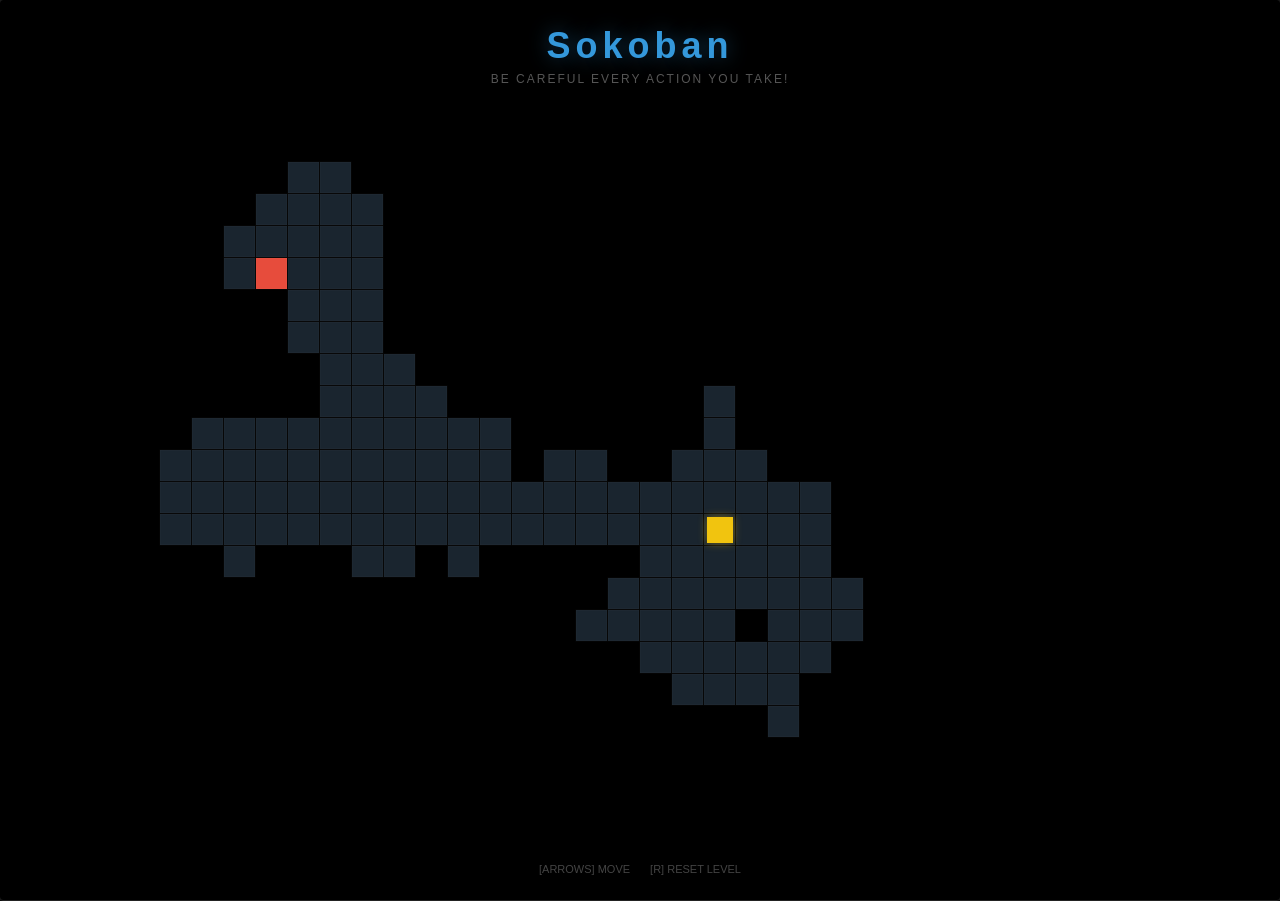
<file: Sokoban/index.html>
<!DOCTYPE html>
<html lang="en">
<head>
<meta charset="UTF-8">
<title>Precision Roller | Pro Edition</title>
<style>
    body {
        background: #0f0f0f;
        color: #e0e0e0;
        font-family: 'Segoe UI', Tahoma, sans-serif;
        display: flex;
        flex-direction: column;
        align-items: center;
        justify-content: center;
        height: 100vh;
        margin: 0;
        overflow: hidden;
    }

    #ui {
        position: absolute;
        top: 25px;
        text-align: center;
        pointer-events: none;
    }

    h1 {
        margin: 0;
        font-size: 36px;
        letter-spacing: 5px;
        color: #3498db;
        text-shadow: 0 0 20px rgba(52, 152, 219, 0.4);
    }

    .info {
        color: #555;
        font-size: 12px;
        margin-top: 5px;
        text-transform: uppercase;
        letter-spacing: 2px;
    }

    canvas {
        background: #000;
        box-shadow: 0 0 80px rgba(0, 0, 0, 1);
        border: 1px solid #222;
        border-radius: 4px;
    }

    #message {
        position: absolute;
        bottom: 70px;
        font-size: 24px;
        font-weight: bold;
        text-transform: uppercase;
    }

    .controls {
        position: absolute;
        bottom: 25px;
        color: #444;
        font-size: 11px;
        display: flex;
        gap: 20px;
    }
</style>
</head>
<body>

<div id="ui">
    <h1>Sokoban</h1>
    <div class="info">Be careful every action you take!</div>
</div>

<canvas id="game"></canvas>
<div id="message"></div>

<div class="controls">
    <span>[ARROWS] MOVE</span>
    <span>[R] RESET LEVEL</span>
</div>

<script>
/**
 * PROFESSIONAL GAME LOGIC - ENHANCED DIFFICULTY
 * 1. Larger Grid (32x18)
 * 2. Longer recursive path generation (120 steps)
 * 3. Narrower "Cluster" fill to increase risk of falling
 */

const canvas = document.getElementById("game");
const ctx = canvas.getContext("2d");
const msg = document.getElementById("message");

const TILE = 32; // Smaller tiles for a larger map
const COLS = 32; 
const ROWS = 18;

let map = [];
let block = {};
let target = { x: 0, y: 0 };
let gameOver = false;

// Movement Simulation State Machine
function simulate(b, dir) {
    let r = JSON.parse(JSON.stringify(b));
    if (r.state === "standing") {
        if (dir === "left") { r.x1 -= 2; r.x2 = r.x1 + 1; r.y2 = r.y1; r.state = "lying_h"; }
        else if (dir === "right") { r.x1 += 1; r.x2 = r.x1 + 1; r.y2 = r.y1; r.state = "lying_h"; }
        else if (dir === "up") { r.y1 -= 2; r.y2 = r.y1 + 1; r.x2 = r.x1; r.state = "lying_v"; }
        else if (dir === "down") { r.y1 += 1; r.y2 = r.y1 + 1; r.x2 = r.x1; r.state = "lying_v"; }
    } 
    else if (r.state === "lying_h") {
        if (dir === "left") { r.x1 -= 1; r.x2 = r.x1; r.state = "standing"; }
        else if (dir === "right") { r.x1 += 2; r.x2 = r.x1; r.state = "standing"; }
        else if (dir === "up") { r.y1 -= 1; r.y2 -= 1; }
        else if (dir === "down") { r.y1 += 1; r.y2 += 1; }
    } 
    else if (r.state === "lying_v") {
        if (dir === "left") { r.x1 -= 1; r.x2 -= 1; }
        else if (dir === "right") { r.x1 += 1; r.x2 += 1; }
        else if (dir === "up") { r.y1 -= 1; r.y2 = r.y1; r.state = "standing"; }
        else if (dir === "down") { r.y1 += 2; r.y2 = r.y1; r.state = "standing"; }
    }
    return r;
}

function generateMap() {
    map = Array.from({ length: ROWS }, () => Array(COLS).fill(0));
    
    // Start target at a random corner quadrant
    target.x = Math.floor(Math.random() * 6) + (Math.random() > 0.5 ? 22 : 4);
    target.y = Math.floor(Math.random() * 4) + (Math.random() > 0.5 ? 12 : 2);
    map[target.y][target.x] = 2;

    let cur = { x1: target.x, y1: target.y, x2: target.x, y2: target.y, state: "standing" };
    let pathHistory = [];

    // Difficulty Increase: 120 iterations for longer paths
    for (let i = 0; i < 120; i++) {
        map[cur.y1][cur.x1] = 1;
        pathHistory.push({x: cur.x1, y: cur.y1});
        if (cur.state !== "standing") {
            map[cur.y2][cur.x2] = 1;
            pathHistory.push({x: cur.x2, y: cur.y2});
        }

        let dirs = ["up", "down", "left", "right"];
        let next = simulate(cur, dirs[Math.floor(Math.random() * 4)]);

        if (next.x1 >= 1 && next.x1 < COLS - 1 && next.y1 >= 1 && next.y1 < ROWS - 1 &&
            next.x2 >= 1 && next.x2 < COLS - 1 && next.y2 >= 1 && next.y2 < ROWS - 1) {
            cur = next;
        }
    }

    block = { x1: cur.x1, y1: cur.y1, x2: cur.x2, y2: cur.y2, state: cur.state };

    // Sparsity Adjustment: Less neighboring tiles makes it "harder" (narrower paths)
    pathHistory.forEach(pos => {
        const neighbors = [[1,0], [-1,0], [0,1], [0,-1]];
        neighbors.forEach(([dx, dy]) => {
            let nx = pos.x + dx, ny = pos.y + dy;
            if (nx >= 0 && nx < COLS && ny >= 0 && ny < ROWS) {
                if (map[ny][nx] === 0 && Math.random() > 0.7) { // Only 30% chance to fill
                    map[ny][nx] = 1;
                }
            }
        });
    });

    map[target.y][target.x] = 2; // Keep target visible
}

function draw() {
    ctx.clearRect(0, 0, canvas.width, canvas.height);
    const ox = (canvas.width - COLS * TILE) / 2;
    const oy = (canvas.height - ROWS * TILE) / 2;

    for (let y = 0; y < ROWS; y++) {
        for (let x = 0; x < COLS; x++) {
            if (map[y][x] === 0) continue;
            ctx.fillStyle = (map[y][x] === 2) ? "#e74c3c" : "#1a252f";
            ctx.fillRect(x * TILE + ox, y * TILE + oy, TILE - 1, TILE - 1);
            
            ctx.strokeStyle = "rgba(255,255,255,0.03)";
            ctx.strokeRect(x * TILE + ox, y * TILE + oy, TILE - 1, TILE - 1);
        }
    }

    ctx.fillStyle = "#f1c40f"; // Gold Player
    ctx.shadowBlur = 10;
    ctx.shadowColor = "rgba(241, 196, 15, 0.4)";
    ctx.fillRect(block.x1 * TILE + ox + 3, block.y1 * TILE + oy + 3, TILE - 6, TILE - 6);
    if (block.state !== "standing") {
        ctx.fillRect(block.x2 * TILE + ox + 3, block.y2 * TILE + oy + 3, TILE - 6, TILE - 6);
    }
}

function check() {
    const isVoid = (x, y) => x < 0 || x >= COLS || y < 0 || y >= ROWS || map[y][x] === 0;

    if (isVoid(block.x1, block.y1) || (block.state !== "standing" && isVoid(block.x2, block.y2))) {
        end("FALLEN!", "#e74c3c");
    } else if (block.state === "standing" && map[block.y1][block.x1] === 2) {
        end("STAGE CLEARED!", "#2ecc71");
    }
}

function end(t, c) {
    gameOver = true;
    msg.textContent = t;
    msg.style.color = c;
    setTimeout(start, 1500);
}

function start() {
    msg.textContent = "";
    gameOver = false;
    generateMap();
    draw();
}

window.addEventListener("keydown", e => {
    if (gameOver) return;
    const keyMap = { ArrowLeft: "left", ArrowRight: "right", ArrowUp: "up", ArrowDown: "down" };
    if (keyMap[e.key]) {
        e.preventDefault();
        block = simulate(block, keyMap[e.key]);
        check();
        draw();
    }
    if (e.key.toLowerCase() === 'r') start();
});

window.onload = () => {
    canvas.width = window.innerWidth;
    canvas.height = window.innerHeight;
    start();
};

window.onresize = () => {
    canvas.width = window.innerWidth;
    canvas.height = window.innerHeight;
    draw();
};
</script>
</body>
</html>
</file>
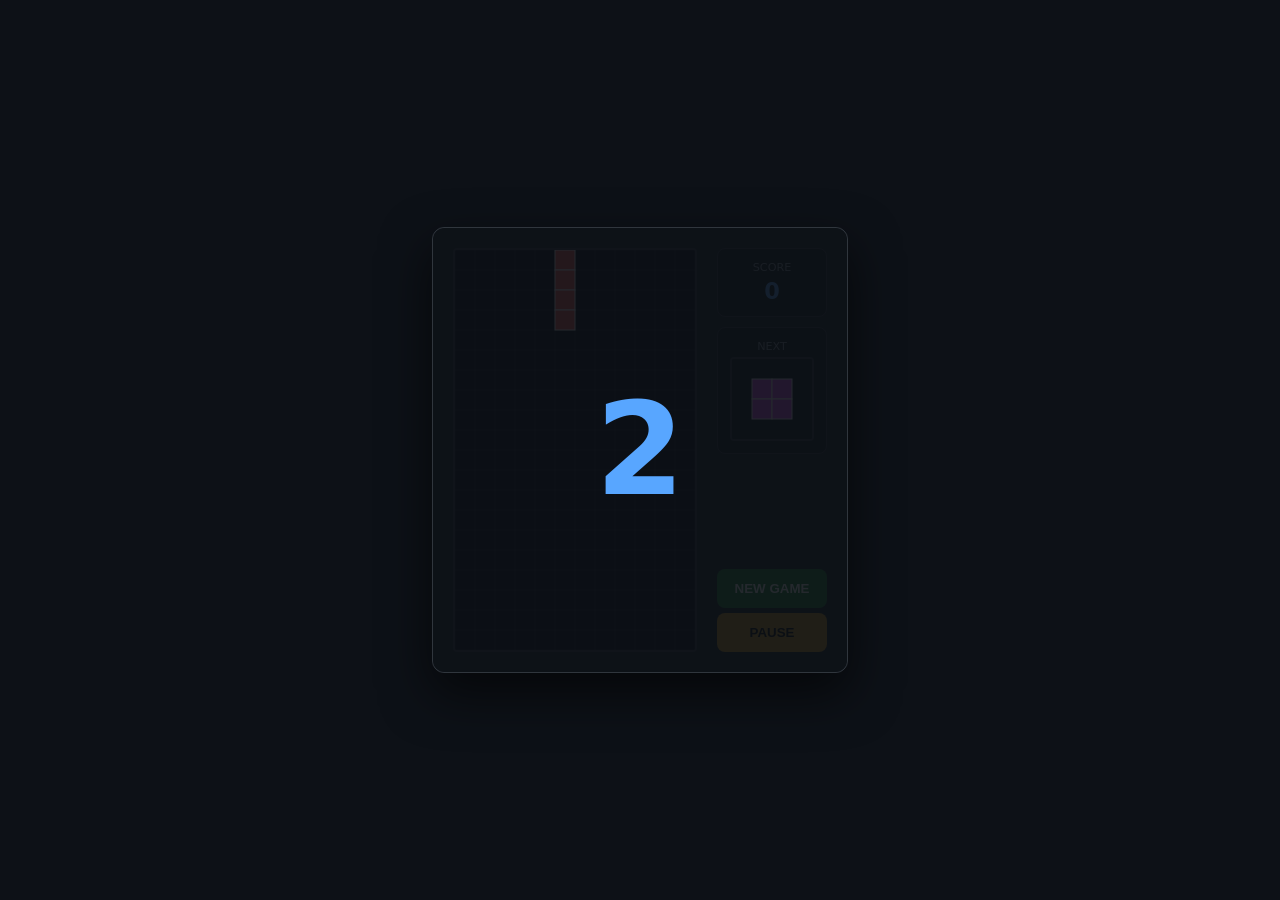
<file: Tetris/index.html>
<!DOCTYPE html>
<html lang="en">
<head>
    <meta charset="UTF-8">
    <meta name="viewport" content="width=device-width, initial-scale=1.0, maximum-scale=1.0, user-scalable=no">
    <title>Tetris Pro - Fixed Countdown</title>
    <style>
        :root {
            --bg-color: #0d1117;
            --panel-color: #161b22;
            --accent-color: #58a6ff;
            --text-color: #c9d1d9;
            --border-color: #30363d;
        }

        body {
            background-color: var(--bg-color);
            color: var(--text-color);
            font-family: system-ui, -apple-system, sans-serif;
            margin: 0;
            display: flex;
            flex-direction: column;
            align-items: center;
            justify-content: center;
            height: 100vh;
            overflow: hidden;
            touch-action: manipulation;
        }

        #game-container {
            position: relative;
            display: flex;
            flex-direction: row;
            gap: 20px;
            padding: 20px;
            background: var(--panel-color);
            border-radius: 12px;
            border: 1px solid var(--border-color);
            box-shadow: 0 20px 50px rgba(0,0,0,0.6);
        }

        /* Overlay for Countdown and Pause */
        #overlay {
            position: absolute;
            top: 0; left: 0; right: 0; bottom: 0;
            background: rgba(13, 17, 23, 0.9);
            display: none;
            flex-direction: column;
            justify-content: center;
            align-items: center;
            z-index: 100;
            border-radius: 12px;
        }

        #countdown-text {
            font-size: 8rem;
            font-weight: 900;
            color: var(--accent-color);
            height: 120px;
            line-height: 120px;
            pointer-events: none;
        }

        /* 关键动画：缩放并淡出 */
        .count-anim {
            animation: countZoom 1s ease-in-out infinite;
        }

        @keyframes countZoom {
            0% { transform: scale(2); opacity: 0; }
            50% { transform: scale(1); opacity: 1; }
            100% { transform: scale(0.8); opacity: 0; }
        }

        canvas {
            border: 2px solid #30363d;
            background-color: #010409;
            display: block;
            border-radius: 4px;
        }

        .side-panel {
            display: flex;
            flex-direction: column;
            gap: 15px;
            min-width: 110px;
        }

        .stat-box {
            background: #0d1117;
            padding: 12px;
            border-radius: 8px;
            text-align: center;
            border: 1px solid var(--border-color);
        }

        .stat-label { font-size: 0.7rem; color: #8b949e; margin-bottom: 4px; text-transform: uppercase;}
        .stat-value { font-size: 1.4rem; font-weight: 800; color: var(--accent-color); }

        .btn {
            background: #21262d;
            border: 1px solid var(--border-color);
            color: white;
            padding: 12px;
            border-radius: 8px;
            font-weight: bold;
            cursor: pointer;
            width: 100%;
        }

        .primary-btn { background: #238636; border: none; margin-bottom: 5px; }
        .pause-btn { background: #d29922; border: none; color: #000; }

        #controls {
            display: none;
            grid-template-columns: repeat(3, 1fr);
            gap: 10px;
            margin-top: 20px;
            width: 90%;
            max-width: 320px;
        }

        .ctrl-btn { padding: 20px; font-size: 1.2rem; background: #30363d; border-radius: 12px; border: none; color: white; }

        @media (max-width: 650px) {
            #game-container { flex-direction: column; padding: 10px; }
            .side-panel { flex-direction: row; min-width: auto; width: 100%; justify-content: space-between; }
            #controls { display: grid; }
        }
    </style>
</head>
<body>

<div id="game-container">
    <div id="overlay">
        <div id="countdown-text"></div>
        <div id="pause-msg" style="display:none; color:white; font-size: 1.5rem; margin-bottom: 20px;">PAUSED</div>
        <button id="resume-btn" class="btn primary-btn" style="display:none; width: auto; padding: 15px 40px;" onclick="resumeGame()">RESUME</button>
    </div>

    <canvas id="tetris" width="240" height="400"></canvas>
    
    <div class="side-panel">
        <div>
            <div class="stat-box">
                <div class="stat-label">Score</div>
                <div id="score" class="stat-value">0</div>
            </div>
            <div class="stat-box" style="margin-top:10px">
                <div class="stat-label">Next</div>
                <canvas id="next" width="80" height="80"></canvas>
            </div>
        </div>

        <div style="flex-grow: 1; display: flex; flex-direction: column; justify-content: flex-end;">
            <button class="btn primary-btn" onclick="startNewGame()">NEW GAME</button>
            <button id="main-pause-btn" class="btn pause-btn" onclick="handlePauseClick()">PAUSE</button>
        </div>
    </div>
</div>

<div id="controls">
    <button class="ctrl-btn" onclick="playerMove(-1)">←</button>
    <button class="ctrl-btn" onclick="playerRotate(1)">UP</button>
    <button class="ctrl-btn" onclick="playerMove(1)">→</button>
    <div></div>
    <button class="ctrl-btn" onclick="playerDrop()">↓</button>
    <div></div>
</div>

<script>
    const canvas = document.getElementById('tetris');
    const context = canvas.getContext('2d');
    const nextCanvas = document.getElementById('next');
    const nextContext = nextCanvas.getContext('2d');
    const overlay = document.getElementById('overlay');
    const countdownText = document.getElementById('countdown-text');
    const pauseMsg = document.getElementById('pause-msg');
    const resumeBtn = document.getElementById('resume-btn');

    context.scale(20, 20);
    nextContext.scale(20, 20);

    const colors = [null, '#ff5e57', '#00d8ff', '#05c46b', '#ef57ff', '#ffa801', '#ffdd59', '#3c40c6'];
    let gameRunning = false;
    let isPaused = false;
    let dropCounter = 0;
    let dropInterval = 1000;
    let lastTime = 0;

    function createPiece(type) {
        if (type === 'I') return [[0, 1, 0, 0], [0, 1, 0, 0], [0, 1, 0, 0], [0, 1, 0, 0]];
        if (type === 'L') return [[0, 2, 0], [0, 2, 0], [0, 2, 2]];
        if (type === 'J') return [[0, 3, 0], [0, 3, 0], [3, 3, 0]];
        if (type === 'O') return [[4, 4], [4, 4]];
        if (type === 'Z') return [[5, 5, 0], [0, 5, 5], [0, 0, 0]];
        if (type === 'S') return [[0, 6, 6], [6, 6, 0], [0, 0, 0]];
        if (type === 'T') return [[0, 7, 0], [7, 7, 7], [0, 0, 0]];
    }

    function createMatrix(w, h) {
        const matrix = [];
        while (h--) matrix.push(new Array(w).fill(0));
        return matrix;
    }

    function drawGrid() {
        context.strokeStyle = "rgba(255, 255, 255, 0.08)";
        context.lineWidth = 0.05;
        for (let x = 0; x <= 12; x++) {
            context.beginPath(); context.moveTo(x, 0); context.lineTo(x, 20); context.stroke();
        }
        for (let y = 0; y <= 20; y++) {
            context.beginPath(); context.moveTo(0, y); context.lineTo(12, y); context.stroke();
        }
    }

    function drawMatrix(matrix, offset, ctx) {
        matrix.forEach((row, y) => {
            row.forEach((value, x) => {
                if (value !== 0) {
                    ctx.fillStyle = colors[value];
                    ctx.fillRect(x + offset.x, y + offset.y, 1, 1);
                    ctx.lineWidth = 0.05;
                    ctx.strokeStyle = 'white';
                    ctx.strokeRect(x + offset.x, y + offset.y, 1, 1);
                }
            });
        });
    }

    function draw() {
        context.fillStyle = '#010409';
        context.fillRect(0, 0, canvas.width, canvas.height);
        drawGrid();
        drawMatrix(arena, {x: 0, y: 0}, context);
        if (player.matrix) drawMatrix(player.matrix, player.pos, context);
        
        nextContext.fillStyle = '#0d1117';
        nextContext.fillRect(0, 0, nextCanvas.width, nextCanvas.height);
        if (player.next) drawMatrix(player.next, {x: 1, y: 1}, nextContext);
    }

    // --- Core Logic ---
    function arenaSweep() {
        let rowCount = 1;
        outer: for (let y = arena.length - 1; y > 0; --y) {
            for (let x = 0; x < arena[y].length; ++x) {
                if (arena[y][x] === 0) continue outer;
            }
            const row = arena.splice(y, 1)[0].fill(0);
            arena.unshift(row);
            ++y;
            player.score += rowCount * 10;
            rowCount *= 2;
        }
        document.getElementById('score').innerText = player.score;
    }

    function collide(arena, player) {
        const [m, o] = [player.matrix, player.pos];
        for (let y = 0; y < m.length; ++y) {
            for (let x = 0; x < m[y].length; ++x) {
                if (m[y][x] !== 0 && (arena[y + o.y] && arena[y + o.y][x + o.x]) !== 0) return true;
            }
        }
        return false;
    }

    function merge(arena, player) {
        player.matrix.forEach((row, y) => {
            row.forEach((value, x) => {
                if (value !== 0) arena[y + player.pos.y][x + player.pos.x] = value;
            });
        });
    }

    function rotate(matrix, dir) {
        for (let y = 0; y < matrix.length; ++y) {
            for (let x = 0; x < y; ++x) [matrix[x][y], matrix[y][x]] = [matrix[y][x], matrix[x][y]];
        }
        if (dir > 0) matrix.forEach(row => row.reverse());
        else matrix.reverse();
    }

    function playerDrop() {
        if (!gameRunning || isPaused) return;
        player.pos.y++;
        if (collide(arena, player)) {
            player.pos.y--;
            merge(arena, player);
            playerReset();
            arenaSweep();
        }
        dropCounter = 0;
    }

    function playerMove(dir) {
        if (!gameRunning || isPaused) return;
        player.pos.x += dir;
        if (collide(arena, player)) player.pos.x -= dir;
    }

    function playerRotate(dir) {
        if (!gameRunning || isPaused) return;
        const pos = player.pos.x;
        let offset = 1;
        rotate(player.matrix, dir);
        while (collide(arena, player)) {
            player.pos.x += offset;
            offset = -(offset + (offset > 0 ? 1 : -1));
            if (offset > player.matrix[0].length) {
                rotate(player.matrix, -dir);
                player.pos.x = pos;
                return;
            }
        }
    }

    function playerReset() {
        const pieces = 'ILJOTSZ';
        player.matrix = player.next || createPiece(pieces[pieces.length * Math.random() | 0]);
        player.next = createPiece(pieces[pieces.length * Math.random() | 0]);
        player.pos.y = 0;
        player.pos.x = (arena[0].length / 2 | 0) - (player.matrix[0].length / 2 | 0);
        if (collide(arena, player)) {
            gameRunning = false;
            alert("Game Over!");
            arena.forEach(row => row.fill(0));
            player.score = 0;
            document.getElementById('score').innerText = 0;
        }
    }

    // --- Countdown & Pause Fix ---
    function runCountdown(callback) {
        overlay.style.display = 'flex';
        let count = 3;
        
        const tick = () => {
            if (count > 0) {
                countdownText.innerText = count;
                
                // 强制重置动画的关键步骤
                countdownText.classList.remove('count-anim');
                void countdownText.offsetWidth; // 触发 reflow，让浏览器意识到类被移除了
                countdownText.classList.add('count-anim');
                
                count--;
                setTimeout(tick, 1000);
            } else {
                countdownText.innerText = '';
                countdownText.classList.remove('count-anim');
                overlay.style.display = 'none';
                callback();
            }
        };
        tick();
    }

    function startNewGame() {
        gameRunning = false;
        isPaused = false;
        arena.forEach(row => row.fill(0));
        player.score = 0;
        document.getElementById('score').innerText = 0;
        playerReset();
        runCountdown(() => { gameRunning = true; });
    }

    function handlePauseClick() {
        if (!gameRunning || isPaused) return;
        isPaused = true;
        pauseMsg.style.display = 'block';
        resumeBtn.style.display = 'block';
        overlay.style.display = 'flex';
    }

    function resumeGame() {
        pauseMsg.style.display = 'none';
        resumeBtn.style.display = 'none';
        runCountdown(() => { isPaused = false; });
    }

    function update(time = 0) {
        const deltaTime = time - lastTime;
        lastTime = time;
        if (gameRunning && !isPaused) {
            dropCounter += deltaTime;
            if (dropCounter > dropInterval) playerDrop();
        }
        draw();
        requestAnimationFrame(update);
    }

    const arena = createMatrix(12, 20);
    const player = { pos: {x: 0, y: 0}, matrix: null, next: null, score: 0 };

    document.addEventListener('keydown', event => {
        if (event.keyCode === 37) playerMove(-1);
        else if (event.keyCode === 39) playerMove(1);
        else if (event.keyCode === 40) playerDrop();
        else if (event.keyCode === 38 || event.keyCode === 87) playerRotate(1);
        else if (event.keyCode === 80) handlePauseClick();
    });

    update();
    startNewGame();
</script>
</body>
</html>
</file>
<file: style.css>
/* General Page Styling */
body {
    margin: 0;
    padding: 0;
    font-family: 'Segoe UI', sans-serif;
    background-color: #121212;
    color: #ffffff;
}

header {
    text-align: center;
    padding: 50px 20px;
    background: linear-gradient(135deg, #1e3a8a, #581c87);
}

/* Grid Layout for Game Cards */
.game-grid {
    display: grid;
    grid-template-columns: repeat(auto-fill, minmax(280px, 1fr));
    gap: 30px;
    padding: 40px;
    max-width: 1200px;
    margin: 0 auto;
}

/* Individual Card Styling */
.game-card {
    background-color: #1e1e1e;
    border-radius: 12px;
    overflow: hidden;
    cursor: pointer;
    transition: transform 0.3s ease, border 0.3s ease;
    border: 1px solid #333;
}

.game-card:hover {
    transform: scale(1.05);
    border-color: #3b82f6;
}

.game-card img {
    width: 100%;
    height: 180px;
    object-fit: cover; /* 保证图片不拉伸 */
}

.game-info {
    padding: 15px;
}

.game-info h3 { margin: 0; font-size: 1.25rem; }
.game-info p { color: #aaa; font-size: 0.9rem; margin-top: 8px; }

/* Fullscreen Overlay System */
#game-overlay {
    display: none;
    position: fixed;
    top: 0;
    left: 0;
    width: 100%;
    height: 100%;
    background: #000;
    z-index: 1000;
    flex-direction: column;
}

.overlay-bar {
    height: 50px;
    background: #222;
    display: flex;
    justify-content: space-between;
    align-items: center;
    padding: 0 20px;
}

.exit-button {
    background: #dc2626;
    color: white;
    border: none;
    padding: 5px 15px;
    border-radius: 4px;
    cursor: pointer;
    font-weight: bold;
}

#game-iframe {
    width: 100%;
    flex-grow: 1; /* 占据剩余的所有空间 */
    border: none;
}
</file>
